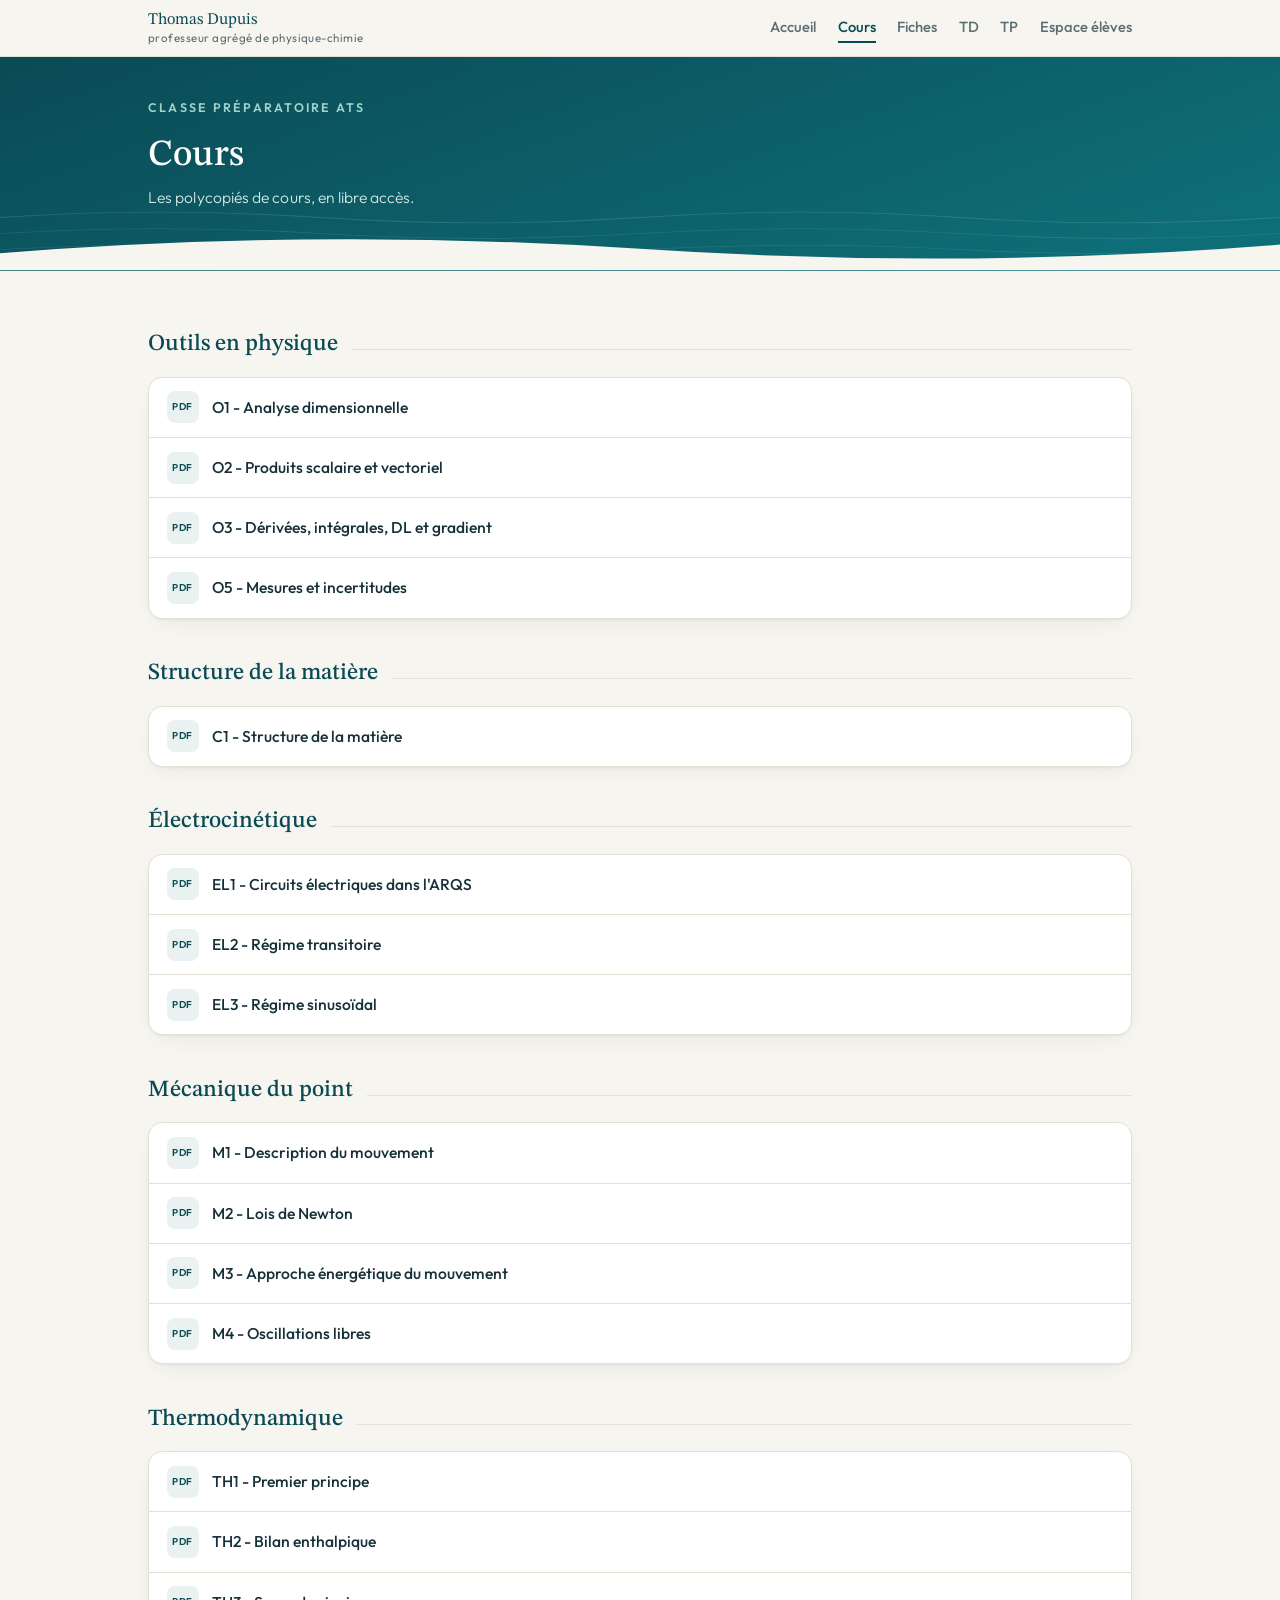
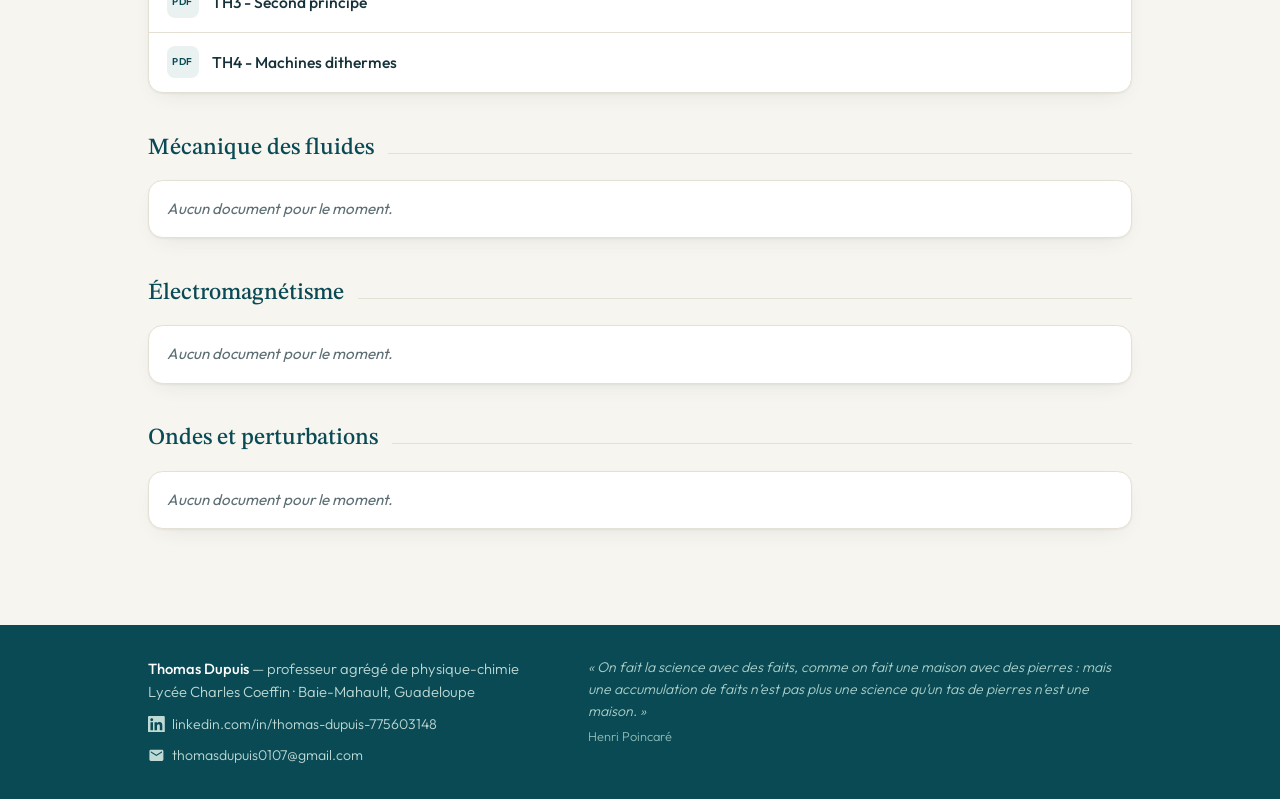
<file: cours.html>
<!DOCTYPE html>
<html lang="fr">
<head>
<meta charset="UTF-8">
<meta name="viewport" content="width=device-width, initial-scale=1.0">
<title>Cours — Physique ATS</title>
<link rel="preconnect" href="https://fonts.googleapis.com">
<link rel="preconnect" href="https://fonts.gstatic.com" crossorigin>
<link href="https://fonts.googleapis.com/css2?family=STIX+Two+Text:wght@400;500;600&family=Outfit:wght@300;400;500;600&display=swap" rel="stylesheet">
<link rel="stylesheet" href="style.css">
<link rel="icon" type="image/png" href="Guadeloupe_logo.png">
</head>
<body>

<nav>
  <div class="nav-inner">
    <a class="nav-marque" href="index.html">
      <span class="nom">Thomas Dupuis</span>
      <span class="statut">professeur agrégé de physique-chimie</span>
    </a>
    <a class="lien" href="index.html">Accueil</a>
    <div class="nav-groupe">
    <a class="lien actif" href="cours.html">Cours</a>
    <a class="lien" href="fiches.html">Fiches</a>
    <a class="lien" href="td.html">TD</a>
    <a class="lien" href="tp.html">TP</a>
    <a class="lien" href="eleves.html">Espace élèves</a>
    </div>
  </div>
</nav>

<header class="hero compact">
  <svg class="ondes" viewBox="0 0 1200 400" preserveAspectRatio="none" aria-hidden="true">
    <path d="M0 300 Q150 280 300 300 T600 300 T900 300 T1200 300" fill="none" stroke="#fff" stroke-width="1.5"/>
    <path d="M0 330 Q150 312 300 330 T600 330 T900 330 T1200 330" fill="none" stroke="#fff" stroke-width="1.2"/>
    <path d="M0 360 Q150 344 300 360 T600 360 T900 360 T1200 360" fill="none" stroke="#fff" stroke-width="1"/>
  </svg>
  <div class="hero-inner">
    <div class="hero-texte">
      <p class="surtitre">Classe préparatoire ATS</p>
      <h1>Cours</h1>
      <p class="sous-titre">Les polycopiés de cours, en libre accès.</p>
    </div>
  </div>
</header>
<svg class="vague" viewBox="0 0 1200 60" preserveAspectRatio="none" aria-hidden="true">
  <path d="M0 60 L0 40 Q300 10 600 35 T1200 30 L1200 60 Z"/>
</svg>

<main>
  <div class="page">
    <div data-rubrique="COURS"></div>
  </div>
</main>

<footer>
  <div class="footer-inner">
    <div><strong>Thomas Dupuis</strong> — professeur agrégé de physique-chimie<br>
    Lycée Charles Coeffin · Baie-Mahault, Guadeloupe<br>
    <a class="contact" href="https://www.linkedin.com/in/thomas-dupuis-775603148/" target="_blank" rel="noopener" aria-label="Profil LinkedIn de Thomas Dupuis">
      <svg viewBox="0 0 24 24" aria-hidden="true"><path d="M20.447 20.452h-3.554v-5.569c0-1.328-.027-3.037-1.852-3.037-1.853 0-2.136 1.445-2.136 2.939v5.667H9.351V9h3.414v1.561h.046c.477-.9 1.637-1.85 3.37-1.85 3.601 0 4.267 2.37 4.267 5.455v6.286zM5.337 7.433c-1.144 0-2.063-.926-2.063-2.065 0-1.138.92-2.063 2.063-2.063 1.14 0 2.064.925 2.064 2.063 0 1.139-.925 2.065-2.064 2.065zm1.782 13.019H3.555V9h3.564v11.452zM22.225 0H1.771C.792 0 0 .774 0 1.729v20.542C0 23.227.792 24 1.771 24h20.451C23.2 24 24 23.227 24 22.271V1.729C24 .774 23.2 0 22.225 0z"/></svg>
      linkedin.com/in/thomas-dupuis-775603148</a>
    <a class="contact" href="mailto:thomasdupuis0107@gmail.com" aria-label="Écrire à Thomas Dupuis">
      <svg viewBox="0 0 24 24" aria-hidden="true"><path d="M20 4H4c-1.1 0-1.99.9-1.99 2L2 18c0 1.1.9 2 2 2h16c1.1 0 2-.9 2-2V6c0-1.1-.9-2-2-2zm0 4-8 5-8-5V6l8 5 8-5v2z"/></svg>
      thomasdupuis0107@gmail.com</a></div>
    <div class="citation">« On fait la science avec des faits, comme on fait une maison avec des pierres :
    mais une accumulation de faits n’est pas plus une science qu’un tas de pierres n’est une maison. »
    <span class="auteur">Henri Poincaré</span></div>
  </div>
</footer>

<script src="documents.js"></script>
<script src="commun.js"></script>
</body>
</html>
</file>
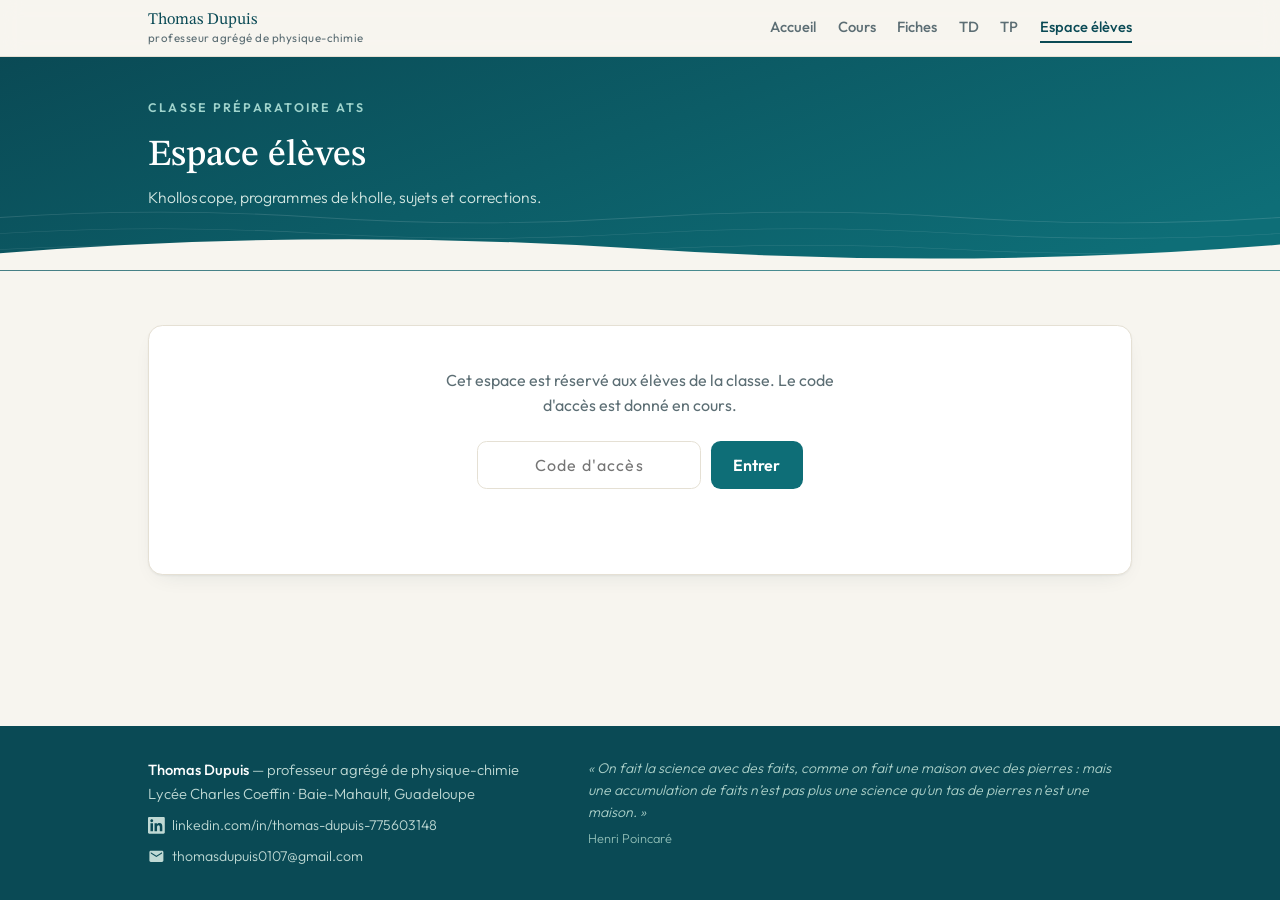
<file: eleves.html>
<!DOCTYPE html>
<html lang="fr">
<head>
<meta charset="UTF-8">
<meta name="viewport" content="width=device-width, initial-scale=1.0">
<title>Espace élèves — Physique ATS</title>
<link rel="preconnect" href="https://fonts.googleapis.com">
<link rel="preconnect" href="https://fonts.gstatic.com" crossorigin>
<link href="https://fonts.googleapis.com/css2?family=STIX+Two+Text:wght@400;500;600&family=Outfit:wght@300;400;500;600&display=swap" rel="stylesheet">
<link rel="stylesheet" href="style.css">
<link rel="icon" type="image/png" href="Guadeloupe_logo.png">
</head>
<body>

<nav>
  <div class="nav-inner">
    <a class="nav-marque" href="index.html">
      <span class="nom">Thomas Dupuis</span>
      <span class="statut">professeur agrégé de physique-chimie</span>
    </a>
    <a class="lien" href="index.html">Accueil</a>
    <div class="nav-groupe">
    <a class="lien" href="cours.html">Cours</a>
    <a class="lien" href="fiches.html">Fiches</a>
    <a class="lien" href="td.html">TD</a>
    <a class="lien" href="tp.html">TP</a>
    <a class="lien actif" href="eleves.html">Espace élèves</a>
    </div>
  </div>
</nav>

<header class="hero compact">
  <svg class="ondes" viewBox="0 0 1200 400" preserveAspectRatio="none" aria-hidden="true">
    <path d="M0 300 Q150 280 300 300 T600 300 T900 300 T1200 300" fill="none" stroke="#fff" stroke-width="1.5"/>
    <path d="M0 330 Q150 312 300 330 T600 330 T900 330 T1200 330" fill="none" stroke="#fff" stroke-width="1.2"/>
    <path d="M0 360 Q150 344 300 360 T600 360 T900 360 T1200 360" fill="none" stroke="#fff" stroke-width="1"/>
  </svg>
  <div class="hero-inner">
    <div class="hero-texte">
      <p class="surtitre">Classe préparatoire ATS</p>
      <h1>Espace élèves</h1>
      <p class="sous-titre">Kholloscope, programmes de kholle, sujets et corrections.</p>
    </div>
  </div>
</header>
<svg class="vague" viewBox="0 0 1200 60" preserveAspectRatio="none" aria-hidden="true">
  <path d="M0 60 L0 40 Q300 10 600 35 T1200 30 L1200 60 Z"/>
</svg>

<main>
  <div class="page">

    <!-- Écran verrouillé -->
    <div class="carte verrou" id="verrou">
      <p>Cet espace est réservé aux élèves de la classe.
      Le code d'accès est donné en cours.</p>
      <form class="champ-code" id="form-code">
        <label for="code" style="position:absolute;left:-9999px">Code d'accès</label>
        <input type="password" id="code" placeholder="Code d'accès" autocomplete="off">
        <button type="submit">Entrer</button>
      </form>
      <p class="erreur-code" id="erreur-code"></p>
    </div>

    <!-- Contenu déverrouillé -->
    <div id="contenu-eleves" hidden>

      <section>
        <div class="sec-tete"><h2>Kholloscope</h2><div class="filet"></div></div>
        <div class="carte"><ul class="docs" data-liste="KHOLLOSCOPE"></ul></div>
      </section>

      <section>
        <div class="sec-tete"><h2>Programmes de kholle</h2><div class="filet"></div></div>
        <div class="carte"><ul class="docs" data-liste="PROGRAMMES_KHOLLE"></ul></div>
      </section>

      <section>
        <div class="sec-tete"><h2>Corrections de TD</h2><div class="filet"></div></div>
        <div class="carte"><ul class="docs" data-liste="CORRECTIONS_TD"></ul></div>
      </section>

      <section>
        <div class="sec-tete"><h2>Corrections de TP</h2><div class="filet"></div></div>
        <div class="carte"><ul class="docs" data-liste="CORRECTIONS_TP"></ul></div>
      </section>

      <section>
        <div class="sec-tete"><h2>DS</h2><div class="filet"></div></div>
        <div class="carte"><ul class="docs" data-liste="DS"></ul></div>
      </section>

      <section>
        <div class="sec-tete"><h2>Corrections de DS</h2><div class="filet"></div></div>
        <div class="carte"><ul class="docs" data-liste="CORRECTIONS_DS"></ul></div>
      </section>

      <section>
        <div class="sec-tete"><h2>DM</h2><div class="filet"></div></div>
        <div class="carte"><ul class="docs" data-liste="DM"></ul></div>
      </section>

      <section>
        <div class="sec-tete"><h2>Corrections de DM</h2><div class="filet"></div></div>
        <div class="carte"><ul class="docs" data-liste="CORRECTIONS_DM"></ul></div>
      </section>

      <div class="deconnexion"><button id="btn-verrouiller">Verrouiller l'espace élèves</button></div>
    </div>

  </div>
</main>

<footer>
  <div class="footer-inner">
    <div><strong>Thomas Dupuis</strong> — professeur agrégé de physique-chimie<br>
    Lycée Charles Coeffin · Baie-Mahault, Guadeloupe<br>
    <a class="contact" href="https://www.linkedin.com/in/thomas-dupuis-775603148/" target="_blank" rel="noopener" aria-label="Profil LinkedIn de Thomas Dupuis">
      <svg viewBox="0 0 24 24" aria-hidden="true"><path d="M20.447 20.452h-3.554v-5.569c0-1.328-.027-3.037-1.852-3.037-1.853 0-2.136 1.445-2.136 2.939v5.667H9.351V9h3.414v1.561h.046c.477-.9 1.637-1.85 3.37-1.85 3.601 0 4.267 2.37 4.267 5.455v6.286zM5.337 7.433c-1.144 0-2.063-.926-2.063-2.065 0-1.138.92-2.063 2.063-2.063 1.14 0 2.064.925 2.064 2.063 0 1.139-.925 2.065-2.064 2.065zm1.782 13.019H3.555V9h3.564v11.452zM22.225 0H1.771C.792 0 0 .774 0 1.729v20.542C0 23.227.792 24 1.771 24h20.451C23.2 24 24 23.227 24 22.271V1.729C24 .774 23.2 0 22.225 0z"/></svg>
      linkedin.com/in/thomas-dupuis-775603148</a>
    <a class="contact" href="mailto:thomasdupuis0107@gmail.com" aria-label="Écrire à Thomas Dupuis">
      <svg viewBox="0 0 24 24" aria-hidden="true"><path d="M20 4H4c-1.1 0-1.99.9-1.99 2L2 18c0 1.1.9 2 2 2h16c1.1 0 2-.9 2-2V6c0-1.1-.9-2-2-2zm0 4-8 5-8-5V6l8 5 8-5v2z"/></svg>
      thomasdupuis0107@gmail.com</a></div>
    <div class="citation">« On fait la science avec des faits, comme on fait une maison avec des pierres :
    mais une accumulation de faits n’est pas plus une science qu’un tas de pierres n’est une maison. »
    <span class="auteur">Henri Poincaré</span></div>
  </div>
</footer>

<script src="documents.js"></script>
<script src="commun.js"></script>
</body>
</html>
</file>
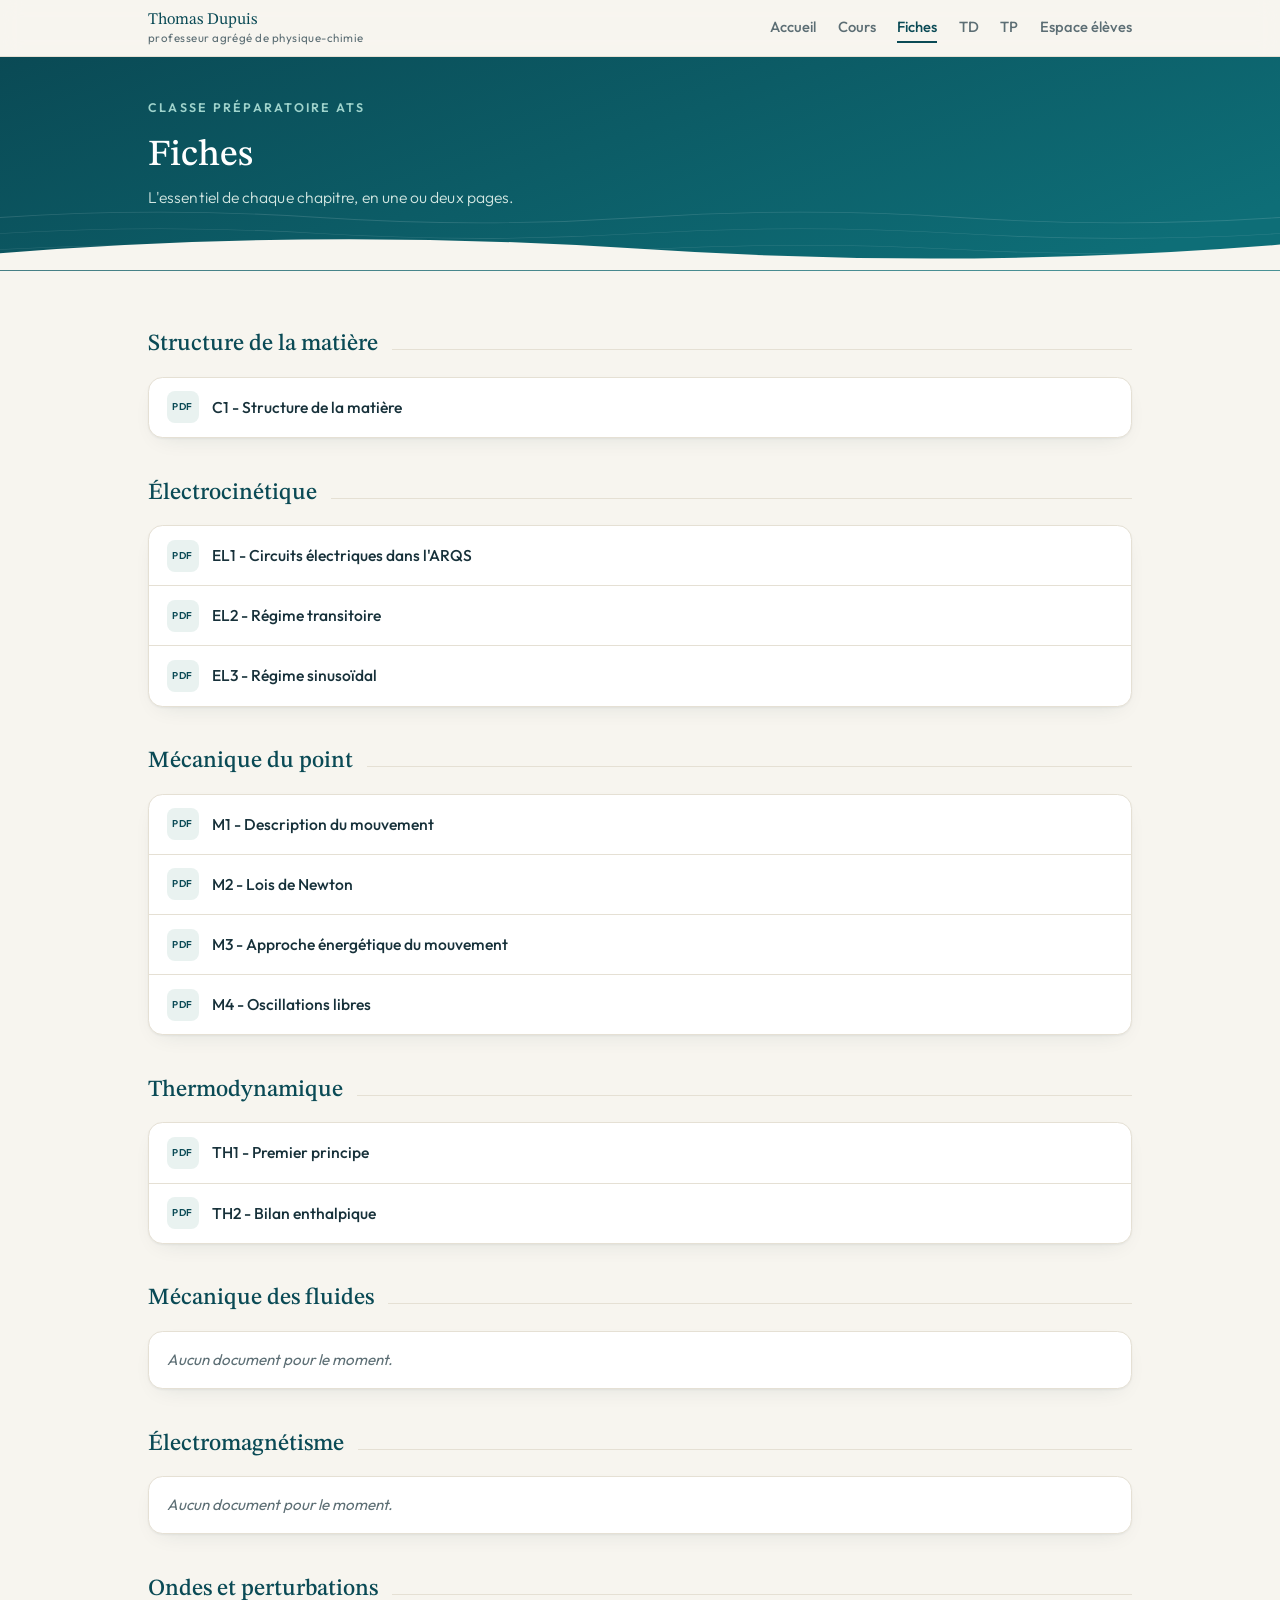
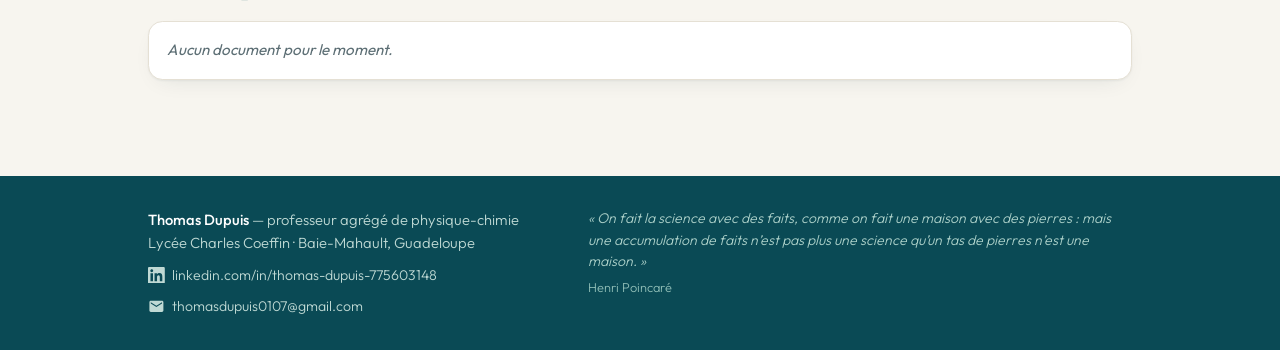
<file: fiches.html>
<!DOCTYPE html>
<html lang="fr">
<head>
<meta charset="UTF-8">
<meta name="viewport" content="width=device-width, initial-scale=1.0">
<title>Fiches — Physique ATS</title>
<link rel="preconnect" href="https://fonts.googleapis.com">
<link rel="preconnect" href="https://fonts.gstatic.com" crossorigin>
<link href="https://fonts.googleapis.com/css2?family=STIX+Two+Text:wght@400;500;600&family=Outfit:wght@300;400;500;600&display=swap" rel="stylesheet">
<link rel="stylesheet" href="style.css">
<link rel="icon" type="image/png" href="Guadeloupe_logo.png">
</head>
<body>

<nav>
  <div class="nav-inner">
    <a class="nav-marque" href="index.html">
      <span class="nom">Thomas Dupuis</span>
      <span class="statut">professeur agrégé de physique-chimie</span>
    </a>
    <a class="lien" href="index.html">Accueil</a>
    <div class="nav-groupe">
    <a class="lien" href="cours.html">Cours</a>
    <a class="lien actif" href="fiches.html">Fiches</a>
    <a class="lien" href="td.html">TD</a>
    <a class="lien" href="tp.html">TP</a>
    <a class="lien" href="eleves.html">Espace élèves</a>
    </div>
  </div>
</nav>

<header class="hero compact">
  <svg class="ondes" viewBox="0 0 1200 400" preserveAspectRatio="none" aria-hidden="true">
    <path d="M0 300 Q150 280 300 300 T600 300 T900 300 T1200 300" fill="none" stroke="#fff" stroke-width="1.5"/>
    <path d="M0 330 Q150 312 300 330 T600 330 T900 330 T1200 330" fill="none" stroke="#fff" stroke-width="1.2"/>
    <path d="M0 360 Q150 344 300 360 T600 360 T900 360 T1200 360" fill="none" stroke="#fff" stroke-width="1"/>
  </svg>
  <div class="hero-inner">
    <div class="hero-texte">
      <p class="surtitre">Classe préparatoire ATS</p>
      <h1>Fiches</h1>
      <p class="sous-titre">L'essentiel de chaque chapitre, en une ou deux pages.</p>
    </div>
  </div>
</header>
<svg class="vague" viewBox="0 0 1200 60" preserveAspectRatio="none" aria-hidden="true">
  <path d="M0 60 L0 40 Q300 10 600 35 T1200 30 L1200 60 Z"/>
</svg>

<main>
  <div class="page">
    <div data-rubrique="FICHES"></div>
  </div>
</main>

<footer>
  <div class="footer-inner">
    <div><strong>Thomas Dupuis</strong> — professeur agrégé de physique-chimie<br>
    Lycée Charles Coeffin · Baie-Mahault, Guadeloupe<br>
    <a class="contact" href="https://www.linkedin.com/in/thomas-dupuis-775603148/" target="_blank" rel="noopener" aria-label="Profil LinkedIn de Thomas Dupuis">
      <svg viewBox="0 0 24 24" aria-hidden="true"><path d="M20.447 20.452h-3.554v-5.569c0-1.328-.027-3.037-1.852-3.037-1.853 0-2.136 1.445-2.136 2.939v5.667H9.351V9h3.414v1.561h.046c.477-.9 1.637-1.85 3.37-1.85 3.601 0 4.267 2.37 4.267 5.455v6.286zM5.337 7.433c-1.144 0-2.063-.926-2.063-2.065 0-1.138.92-2.063 2.063-2.063 1.14 0 2.064.925 2.064 2.063 0 1.139-.925 2.065-2.064 2.065zm1.782 13.019H3.555V9h3.564v11.452zM22.225 0H1.771C.792 0 0 .774 0 1.729v20.542C0 23.227.792 24 1.771 24h20.451C23.2 24 24 23.227 24 22.271V1.729C24 .774 23.2 0 22.225 0z"/></svg>
      linkedin.com/in/thomas-dupuis-775603148</a>
    <a class="contact" href="mailto:thomasdupuis0107@gmail.com" aria-label="Écrire à Thomas Dupuis">
      <svg viewBox="0 0 24 24" aria-hidden="true"><path d="M20 4H4c-1.1 0-1.99.9-1.99 2L2 18c0 1.1.9 2 2 2h16c1.1 0 2-.9 2-2V6c0-1.1-.9-2-2-2zm0 4-8 5-8-5V6l8 5 8-5v2z"/></svg>
      thomasdupuis0107@gmail.com</a></div>
    <div class="citation">« On fait la science avec des faits, comme on fait une maison avec des pierres :
    mais une accumulation de faits n’est pas plus une science qu’un tas de pierres n’est une maison. »
    <span class="auteur">Henri Poincaré</span></div>
  </div>
</footer>

<script src="documents.js"></script>
<script src="commun.js"></script>
</body>
</html>
</file>
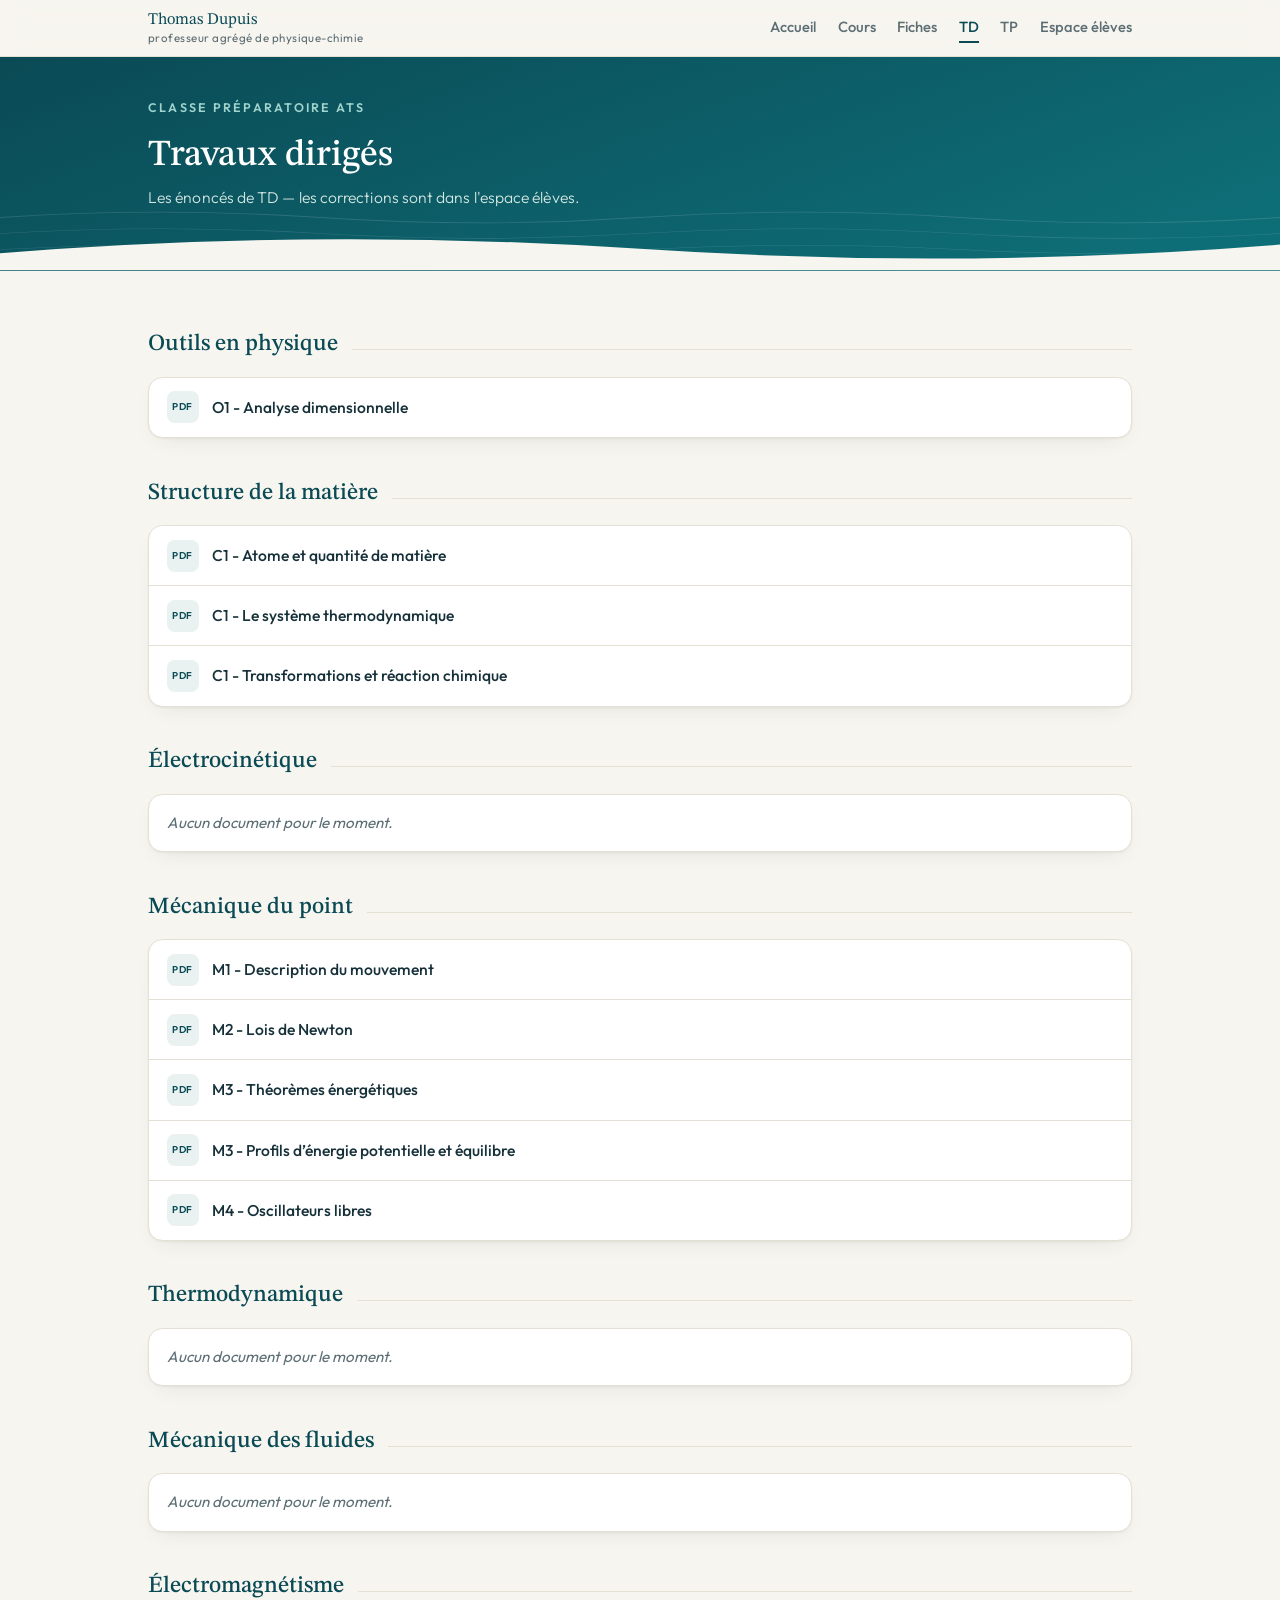
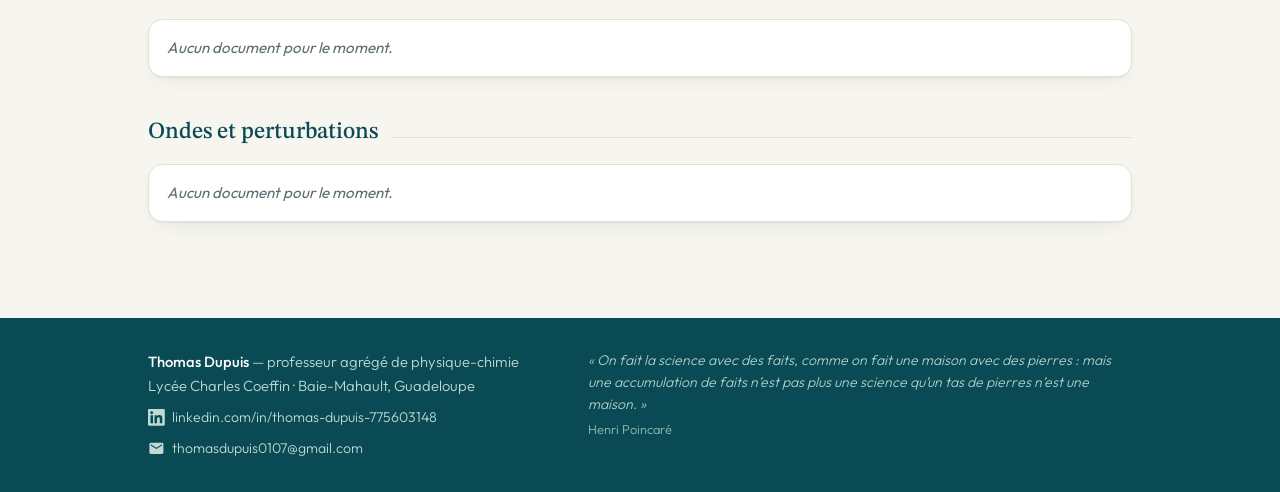
<file: td.html>
<!DOCTYPE html>
<html lang="fr">
<head>
<meta charset="UTF-8">
<meta name="viewport" content="width=device-width, initial-scale=1.0">
<title>Travaux dirigés — Physique ATS</title>
<link rel="preconnect" href="https://fonts.googleapis.com">
<link rel="preconnect" href="https://fonts.gstatic.com" crossorigin>
<link href="https://fonts.googleapis.com/css2?family=STIX+Two+Text:wght@400;500;600&family=Outfit:wght@300;400;500;600&display=swap" rel="stylesheet">
<link rel="stylesheet" href="style.css">
<link rel="icon" type="image/png" href="Guadeloupe_logo.png">
</head>
<body>

<nav>
  <div class="nav-inner">
    <a class="nav-marque" href="index.html">
      <span class="nom">Thomas Dupuis</span>
      <span class="statut">professeur agrégé de physique-chimie</span>
    </a>
    <a class="lien" href="index.html">Accueil</a>
    <div class="nav-groupe">
    <a class="lien" href="cours.html">Cours</a>
    <a class="lien" href="fiches.html">Fiches</a>
    <a class="lien actif" href="td.html">TD</a>
    <a class="lien" href="tp.html">TP</a>
    <a class="lien" href="eleves.html">Espace élèves</a>
    </div>
  </div>
</nav>

<header class="hero compact">
  <svg class="ondes" viewBox="0 0 1200 400" preserveAspectRatio="none" aria-hidden="true">
    <path d="M0 300 Q150 280 300 300 T600 300 T900 300 T1200 300" fill="none" stroke="#fff" stroke-width="1.5"/>
    <path d="M0 330 Q150 312 300 330 T600 330 T900 330 T1200 330" fill="none" stroke="#fff" stroke-width="1.2"/>
    <path d="M0 360 Q150 344 300 360 T600 360 T900 360 T1200 360" fill="none" stroke="#fff" stroke-width="1"/>
  </svg>
  <div class="hero-inner">
    <div class="hero-texte">
      <p class="surtitre">Classe préparatoire ATS</p>
      <h1>Travaux dirigés</h1>
      <p class="sous-titre">Les énoncés de TD — les corrections sont dans l'espace élèves.</p>
    </div>
  </div>
</header>
<svg class="vague" viewBox="0 0 1200 60" preserveAspectRatio="none" aria-hidden="true">
  <path d="M0 60 L0 40 Q300 10 600 35 T1200 30 L1200 60 Z"/>
</svg>

<main>
  <div class="page">
    <div data-rubrique="TDS"></div>
  </div>
</main>

<footer>
  <div class="footer-inner">
    <div><strong>Thomas Dupuis</strong> — professeur agrégé de physique-chimie<br>
    Lycée Charles Coeffin · Baie-Mahault, Guadeloupe<br>
    <a class="contact" href="https://www.linkedin.com/in/thomas-dupuis-775603148/" target="_blank" rel="noopener" aria-label="Profil LinkedIn de Thomas Dupuis">
      <svg viewBox="0 0 24 24" aria-hidden="true"><path d="M20.447 20.452h-3.554v-5.569c0-1.328-.027-3.037-1.852-3.037-1.853 0-2.136 1.445-2.136 2.939v5.667H9.351V9h3.414v1.561h.046c.477-.9 1.637-1.85 3.37-1.85 3.601 0 4.267 2.37 4.267 5.455v6.286zM5.337 7.433c-1.144 0-2.063-.926-2.063-2.065 0-1.138.92-2.063 2.063-2.063 1.14 0 2.064.925 2.064 2.063 0 1.139-.925 2.065-2.064 2.065zm1.782 13.019H3.555V9h3.564v11.452zM22.225 0H1.771C.792 0 0 .774 0 1.729v20.542C0 23.227.792 24 1.771 24h20.451C23.2 24 24 23.227 24 22.271V1.729C24 .774 23.2 0 22.225 0z"/></svg>
      linkedin.com/in/thomas-dupuis-775603148</a>
    <a class="contact" href="mailto:thomasdupuis0107@gmail.com" aria-label="Écrire à Thomas Dupuis">
      <svg viewBox="0 0 24 24" aria-hidden="true"><path d="M20 4H4c-1.1 0-1.99.9-1.99 2L2 18c0 1.1.9 2 2 2h16c1.1 0 2-.9 2-2V6c0-1.1-.9-2-2-2zm0 4-8 5-8-5V6l8 5 8-5v2z"/></svg>
      thomasdupuis0107@gmail.com</a></div>
    <div class="citation">« On fait la science avec des faits, comme on fait une maison avec des pierres :
    mais une accumulation de faits n’est pas plus une science qu’un tas de pierres n’est une maison. »
    <span class="auteur">Henri Poincaré</span></div>
  </div>
</footer>

<script src="documents.js"></script>
<script src="commun.js"></script>
</body>
</html>
</file>
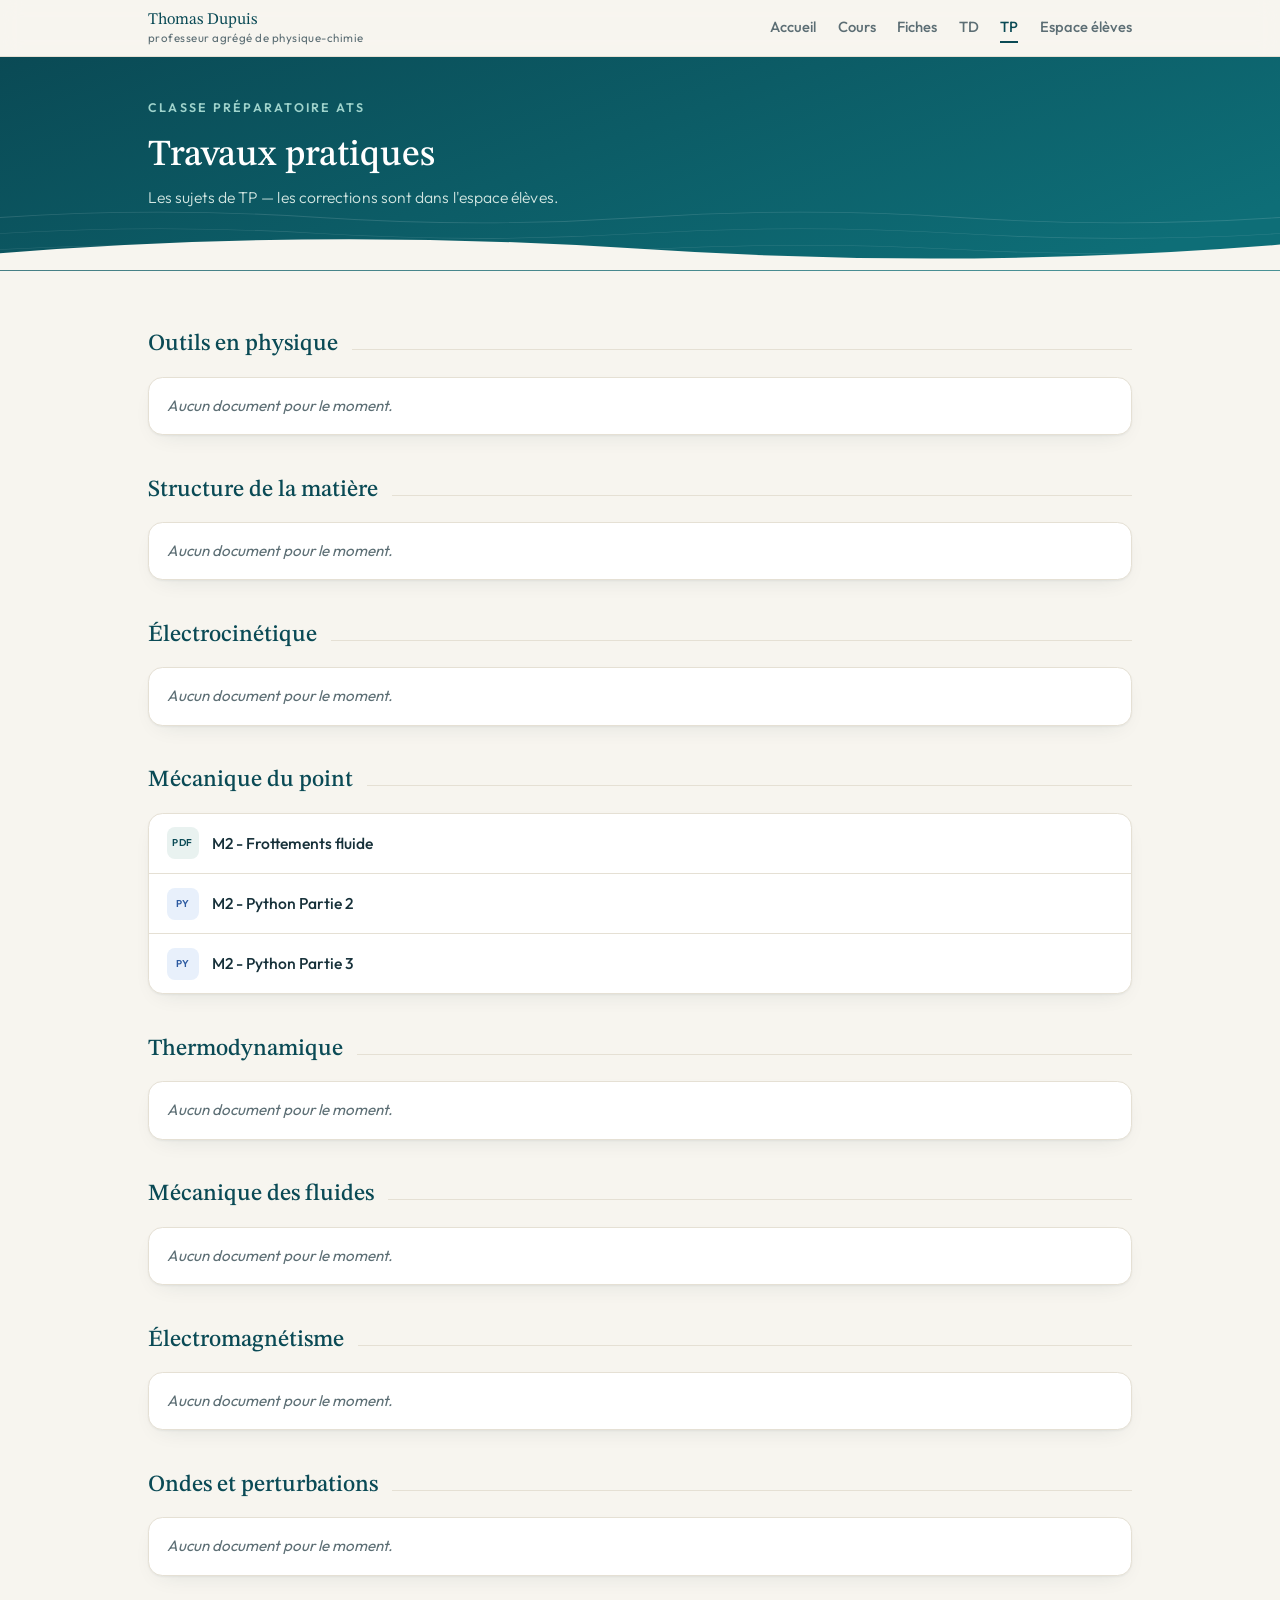
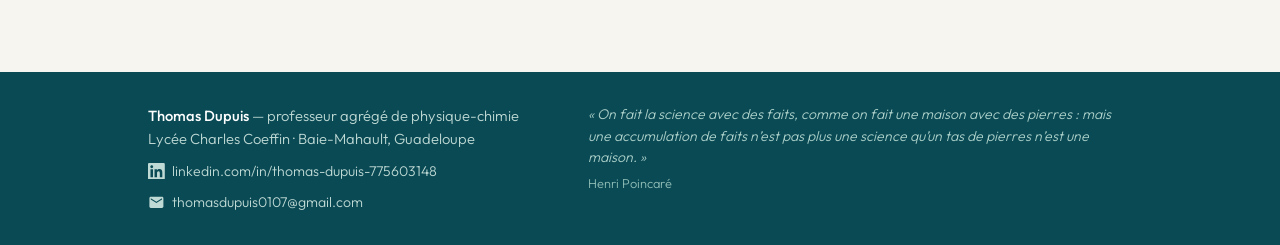
<file: tp.html>
<!DOCTYPE html>
<html lang="fr">
<head>
<meta charset="UTF-8">
<meta name="viewport" content="width=device-width, initial-scale=1.0">
<title>Travaux pratiques — Physique ATS</title>
<link rel="preconnect" href="https://fonts.googleapis.com">
<link rel="preconnect" href="https://fonts.gstatic.com" crossorigin>
<link href="https://fonts.googleapis.com/css2?family=STIX+Two+Text:wght@400;500;600&family=Outfit:wght@300;400;500;600&display=swap" rel="stylesheet">
<link rel="stylesheet" href="style.css">
<link rel="icon" type="image/png" href="Guadeloupe_logo.png">
</head>
<body>

<nav>
  <div class="nav-inner">
    <a class="nav-marque" href="index.html">
      <span class="nom">Thomas Dupuis</span>
      <span class="statut">professeur agrégé de physique-chimie</span>
    </a>
    <a class="lien" href="index.html">Accueil</a>
    <div class="nav-groupe">
    <a class="lien" href="cours.html">Cours</a>
    <a class="lien" href="fiches.html">Fiches</a>
    <a class="lien" href="td.html">TD</a>
    <a class="lien actif" href="tp.html">TP</a>
    <a class="lien" href="eleves.html">Espace élèves</a>
    </div>
  </div>
</nav>

<header class="hero compact">
  <svg class="ondes" viewBox="0 0 1200 400" preserveAspectRatio="none" aria-hidden="true">
    <path d="M0 300 Q150 280 300 300 T600 300 T900 300 T1200 300" fill="none" stroke="#fff" stroke-width="1.5"/>
    <path d="M0 330 Q150 312 300 330 T600 330 T900 330 T1200 330" fill="none" stroke="#fff" stroke-width="1.2"/>
    <path d="M0 360 Q150 344 300 360 T600 360 T900 360 T1200 360" fill="none" stroke="#fff" stroke-width="1"/>
  </svg>
  <div class="hero-inner">
    <div class="hero-texte">
      <p class="surtitre">Classe préparatoire ATS</p>
      <h1>Travaux pratiques</h1>
      <p class="sous-titre">Les sujets de TP — les corrections sont dans l'espace élèves.</p>
    </div>
  </div>
</header>
<svg class="vague" viewBox="0 0 1200 60" preserveAspectRatio="none" aria-hidden="true">
  <path d="M0 60 L0 40 Q300 10 600 35 T1200 30 L1200 60 Z"/>
</svg>

<main>
  <div class="page">
    <div data-rubrique="TPS"></div>
  </div>
</main>

<footer>
  <div class="footer-inner">
    <div><strong>Thomas Dupuis</strong> — professeur agrégé de physique-chimie<br>
    Lycée Charles Coeffin · Baie-Mahault, Guadeloupe<br>
    <a class="contact" href="https://www.linkedin.com/in/thomas-dupuis-775603148/" target="_blank" rel="noopener" aria-label="Profil LinkedIn de Thomas Dupuis">
      <svg viewBox="0 0 24 24" aria-hidden="true"><path d="M20.447 20.452h-3.554v-5.569c0-1.328-.027-3.037-1.852-3.037-1.853 0-2.136 1.445-2.136 2.939v5.667H9.351V9h3.414v1.561h.046c.477-.9 1.637-1.85 3.37-1.85 3.601 0 4.267 2.37 4.267 5.455v6.286zM5.337 7.433c-1.144 0-2.063-.926-2.063-2.065 0-1.138.92-2.063 2.063-2.063 1.14 0 2.064.925 2.064 2.063 0 1.139-.925 2.065-2.064 2.065zm1.782 13.019H3.555V9h3.564v11.452zM22.225 0H1.771C.792 0 0 .774 0 1.729v20.542C0 23.227.792 24 1.771 24h20.451C23.2 24 24 23.227 24 22.271V1.729C24 .774 23.2 0 22.225 0z"/></svg>
      linkedin.com/in/thomas-dupuis-775603148</a>
    <a class="contact" href="mailto:thomasdupuis0107@gmail.com" aria-label="Écrire à Thomas Dupuis">
      <svg viewBox="0 0 24 24" aria-hidden="true"><path d="M20 4H4c-1.1 0-1.99.9-1.99 2L2 18c0 1.1.9 2 2 2h16c1.1 0 2-.9 2-2V6c0-1.1-.9-2-2-2zm0 4-8 5-8-5V6l8 5 8-5v2z"/></svg>
      thomasdupuis0107@gmail.com</a></div>
    <div class="citation">« On fait la science avec des faits, comme on fait une maison avec des pierres :
    mais une accumulation de faits n’est pas plus une science qu’un tas de pierres n’est une maison. »
    <span class="auteur">Henri Poincaré</span></div>
  </div>
</footer>

<script src="documents.js"></script>
<script src="commun.js"></script>
</body>
</html>
</file>
<file: style.css>
/* ==========================================================
   STYLE.CSS — apparence du site (palette modifiable ici)
   Bleu-vert lagon :
     foncé  #0A4A55  (titres, bandeaux)
     accent #0E6E77  (liens, boutons)
     clair  #E9F2F0  (fonds doux)
   ========================================================== */
:root{
  --sable:        #F7F5EF;
  --encre:        #17313A;
  --encre-2:      #5C6E74;
  --accent:       #0E6E77;
  --accent-fonce: #0A4A55;
  --accent-clair: #E9F2F0;
  --ecume:        #FFFFFF;
  --trait:        #E5E0D4;
  --ombre: 0 1px 2px rgba(23,49,58,.05), 0 8px 24px -12px rgba(23,49,58,.14);
}

*{margin:0;padding:0;box-sizing:border-box}
html{scroll-behavior:smooth;scroll-padding-top:5rem}
body{
  font-family:'Outfit',system-ui,sans-serif;
  background:var(--sable);
  color:var(--encre);
  line-height:1.6;
  -webkit-font-smoothing:antialiased;
  display:flex;flex-direction:column;min-height:100vh;
}
main{flex:1}
h1,h2,h3{font-family:'STIX Two Text',Georgia,serif;font-weight:500;line-height:1.2}

/* ---------- Navigation ---------- */
nav{
  position:sticky;top:0;z-index:50;
  background:rgba(247,245,239,.88);
  backdrop-filter:blur(10px);-webkit-backdrop-filter:blur(10px);
  border-bottom:1px solid var(--trait);
}
.nav-inner{
  max-width:64rem;margin:0 auto;padding:.65rem 1.25rem;
  display:flex;align-items:center;gap:1.35rem;flex-wrap:wrap;
}
.nav-marque{text-decoration:none;margin-right:auto;line-height:1.25}
.nav-marque .nom{font-family:'STIX Two Text',serif;font-size:1.02rem;color:var(--accent-fonce);display:block}
.nav-marque .statut{font-size:.72rem;color:var(--encre-2);letter-spacing:.04em;display:block}
nav a.lien{
  color:var(--encre-2);text-decoration:none;font-size:.92rem;font-weight:500;
  padding:.15rem 0;border-bottom:2px solid transparent;
  transition:color .2s,border-color .2s;
}
nav a.lien:hover{color:var(--accent);border-color:var(--accent)}
.nav-groupe{display:contents}
nav a.lien.actif{color:var(--accent-fonce);border-color:var(--accent-fonce)}

/* ---------- Bandeau (hero) ---------- */
header.hero{
  background:linear-gradient(160deg,var(--accent-fonce) 0%,var(--accent) 90%);
  color:#F2F7F5;
  position:relative;overflow:hidden;
}
.hero svg.ondes{position:absolute;inset:0;width:100%;height:100%;opacity:.13;pointer-events:none}
.hero-inner{
  max-width:64rem;margin:0 auto;position:relative;z-index:1;
  padding:4.2rem 1.25rem 5.6rem;
  display:flex;align-items:center;gap:2.2rem;
}
.hero-texte{flex:1;min-width:0}
.hero .surtitre{
  text-transform:uppercase;letter-spacing:.18em;font-size:.78rem;
  color:#9FD3CC;font-weight:600;margin-bottom:1rem;
}
.hero h1{font-size:clamp(2rem,4.6vw,3rem);margin-bottom:1rem;color:#fff}
.hero p.sous-titre{color:#D3E7E2;font-weight:300;font-size:.98rem;letter-spacing:.005em}
.hero-photo{
  flex:0 0 25rem;max-width:46%;
  border-radius:1rem;overflow:hidden;
  box-shadow:0 12px 32px -10px rgba(0,0,0,.45);
  border:3px solid rgba(255,255,255,.25);
  transform:rotate(1.2deg);
}
.hero-photo img{display:block;width:100%;height:auto}
/* bandeau réduit des sous-pages */
header.hero.compact .hero-inner{padding:2.6rem 1.25rem 3.8rem}
header.hero.compact h1{font-size:clamp(1.6rem,3.6vw,2.3rem);margin-bottom:.4rem}

.vague{display:block;width:100%;height:3.2rem;margin-top:-3.2rem;position:relative;z-index:2}
.vague path{fill:var(--sable)}

/* ---------- Annonce ---------- */
.annonce{max-width:64rem;margin:1.4rem auto -.8rem;padding:0 1.25rem}
.annonce>div{
  background:#FDF8EC;border:1px solid #EAD9A8;border-radius:.6rem;
  padding:.7rem 1rem;font-size:.95rem;color:#6B5720;
}

/* ---------- Contenu ---------- */
main>.page{max-width:64rem;margin:0 auto;padding:1.2rem 1.25rem 4rem}
section{padding-top:2.6rem}
.sec-tete{display:flex;align-items:baseline;gap:.9rem;margin-bottom:1.1rem}
.sec-tete h2{font-size:1.45rem;color:var(--accent-fonce)}
.sec-tete .filet{flex:1;height:1px;background:var(--trait)}
.sec-note{color:var(--encre-2);font-size:.93rem;margin:-.5rem 0 1.1rem}

/* ---------- Tuiles de l'accueil ---------- */
.tuiles{
  display:grid;grid-template-columns:repeat(auto-fit,minmax(15rem,1fr));
  gap:1.1rem;margin-top:2.4rem;
}
a.tuile{
  background:var(--ecume);border:1px solid var(--trait);border-radius:1rem;
  box-shadow:var(--ombre);padding:1.35rem 1.4rem 1.2rem;
  text-decoration:none;color:var(--encre);
  transition:transform .22s,box-shadow .22s,border-color .22s;
  display:flex;flex-direction:column;gap:.35rem;
}
a.tuile:hover{
  transform:translateY(-4px);border-color:var(--accent);
  box-shadow:0 4px 8px rgba(23,49,58,.06), 0 16px 34px -12px rgba(10,74,85,.28);
}
a.tuile h2{font-size:1.22rem;color:var(--accent-fonce)}
a.tuile p{font-size:.9rem;color:var(--encre-2);font-weight:300}
a.tuile .fleche{
  margin-top:auto;padding-top:.5rem;color:var(--accent);font-weight:600;font-size:.9rem;
  transition:padding-left .22s;
}
a.tuile:hover .fleche{padding-left:.4rem}
a.tuile.protegee h2::after{content:" 🔒";font-size:.85rem}

/* ---------- Listes de documents ---------- */
.carte{
  background:var(--ecume);border:1px solid var(--trait);border-radius:.9rem;
  box-shadow:var(--ombre);overflow:hidden;
}
ul.docs{list-style:none}
ul.docs li+li{border-top:1px solid var(--trait)}
ul.docs a{
  display:flex;align-items:center;gap:.85rem;
  padding:.85rem 1.1rem;text-decoration:none;color:var(--encre);
  font-weight:500;font-size:.98rem;
  transition:background .2s,padding-left .25s,color .2s;
}
ul.docs a:hover{background:var(--accent-clair);padding-left:1.45rem;color:var(--accent-fonce)}
ul.docs .pastille{
  flex:none;width:2rem;height:2rem;border-radius:.5rem;
  background:var(--accent-clair);color:var(--accent-fonce);
  display:grid;place-items:center;font-size:.62rem;font-weight:600;letter-spacing:.05em;
}
/* Pastille des fichiers Python (.py) — teinte bleue distincte */
ul.docs .pastille.py{background:#e8f0fb;color:#2c5aa0}
.vide{padding:1rem 1.1rem;color:var(--encre-2);font-size:.95rem;font-style:italic}

/* ---------- Espace élèves ---------- */
.verrou{text-align:center;padding:2.6rem 1.25rem;margin-top:2.2rem}
.verrou p{color:var(--encre-2);max-width:27rem;margin:0 auto 1.4rem}
.champ-code{display:flex;gap:.6rem;justify-content:center;flex-wrap:wrap}
.champ-code input{
  font:inherit;padding:.65rem 1rem;border:1px solid var(--trait);border-radius:.6rem;
  background:#fff;width:14rem;text-align:center;letter-spacing:.08em;
  transition:border-color .2s,box-shadow .2s;
}
.champ-code input:focus{outline:none;border-color:var(--accent);box-shadow:0 0 0 3px rgba(14,110,119,.18)}
.champ-code button{
  font:inherit;font-weight:600;cursor:pointer;
  background:var(--accent);color:#fff;border:none;border-radius:.6rem;
  padding:.65rem 1.4rem;transition:background .2s,transform .1s;
}
.champ-code button:hover{background:var(--accent-fonce)}
.champ-code button:active{transform:scale(.97)}
.erreur-code{color:#A33B2E;font-size:.9rem;margin-top:.8rem;min-height:1.4em}
@keyframes secousse{
  0%,100%{transform:translateX(0)}20%,60%{transform:translateX(-6px)}40%,80%{transform:translateX(6px)}
}
.secousse{animation:secousse .4s}
.deconnexion{margin-top:1.6rem;text-align:right}
.deconnexion button{
  font:inherit;font-size:.85rem;color:var(--encre-2);background:none;border:none;
  cursor:pointer;text-decoration:underline;
}
.deconnexion button:hover{color:var(--accent)}

/* ---------- Apparition au défilement ---------- */
.apparait{opacity:0;transform:translateY(14px);transition:opacity .6s ease,transform .6s ease}
.apparait.visible{opacity:1;transform:none}
@media (prefers-reduced-motion:reduce){
  html{scroll-behavior:auto}
  .apparait{opacity:1;transform:none;transition:none}
}

/* ---------- Pied de page ---------- */
footer{background:var(--accent-fonce);color:#BFD9D4;margin-top:2rem}
.footer-inner{
  max-width:64rem;margin:0 auto;padding:2rem 1.25rem;
  font-size:.92rem;font-weight:300;
  display:flex;justify-content:space-between;gap:1rem;flex-wrap:wrap;
}
footer strong{color:#fff;font-weight:500}
footer a.contact{
  display:flex;align-items:center;gap:.45rem;
  color:#BFD9D4;text-decoration:none;font-size:.88rem;margin-top:.55rem;
  transition:color .2s;width:fit-content;
}
footer a.contact:hover{color:#fff}
footer a.contact svg{flex:none;width:1.05rem;height:1.05rem;fill:currentColor}
footer .citation{
  font-style:italic;font-size:.88rem;color:#A9CEC7;
  max-width:34rem;line-height:1.55;
}
footer .citation .auteur{font-style:normal;font-size:.8rem;color:#8FBDB6;display:block;margin-top:.3rem}

/* ---------- Écrans étroits ---------- */
@media (max-width:720px){
  .hero-inner{flex-direction:column;align-items:flex-start;gap:1.8rem;padding:3rem 1.25rem 4.6rem}
  .hero-photo{flex:none;max-width:100%;width:100%;transform:none}
  .nav-inner{gap:.85rem}
  /* Sur téléphone : "Accueil" reste en haut avec le nom,
     les autres rubriques (Cours, Fiches, TD, TP, Espace élèves)
     passent ensemble sur la ligne du dessous */
  .nav-groupe{display:flex;flex-basis:100%;flex-wrap:wrap;justify-content:space-between;gap:.85rem .5rem}
  /* Surtitre de l'accueil : centré, sur deux lignes */
  .hero .surtitre{text-align:center}
  .hero .surtitre span{display:block}
  .hero .surtitre .sep{display:none}
}
</file>
